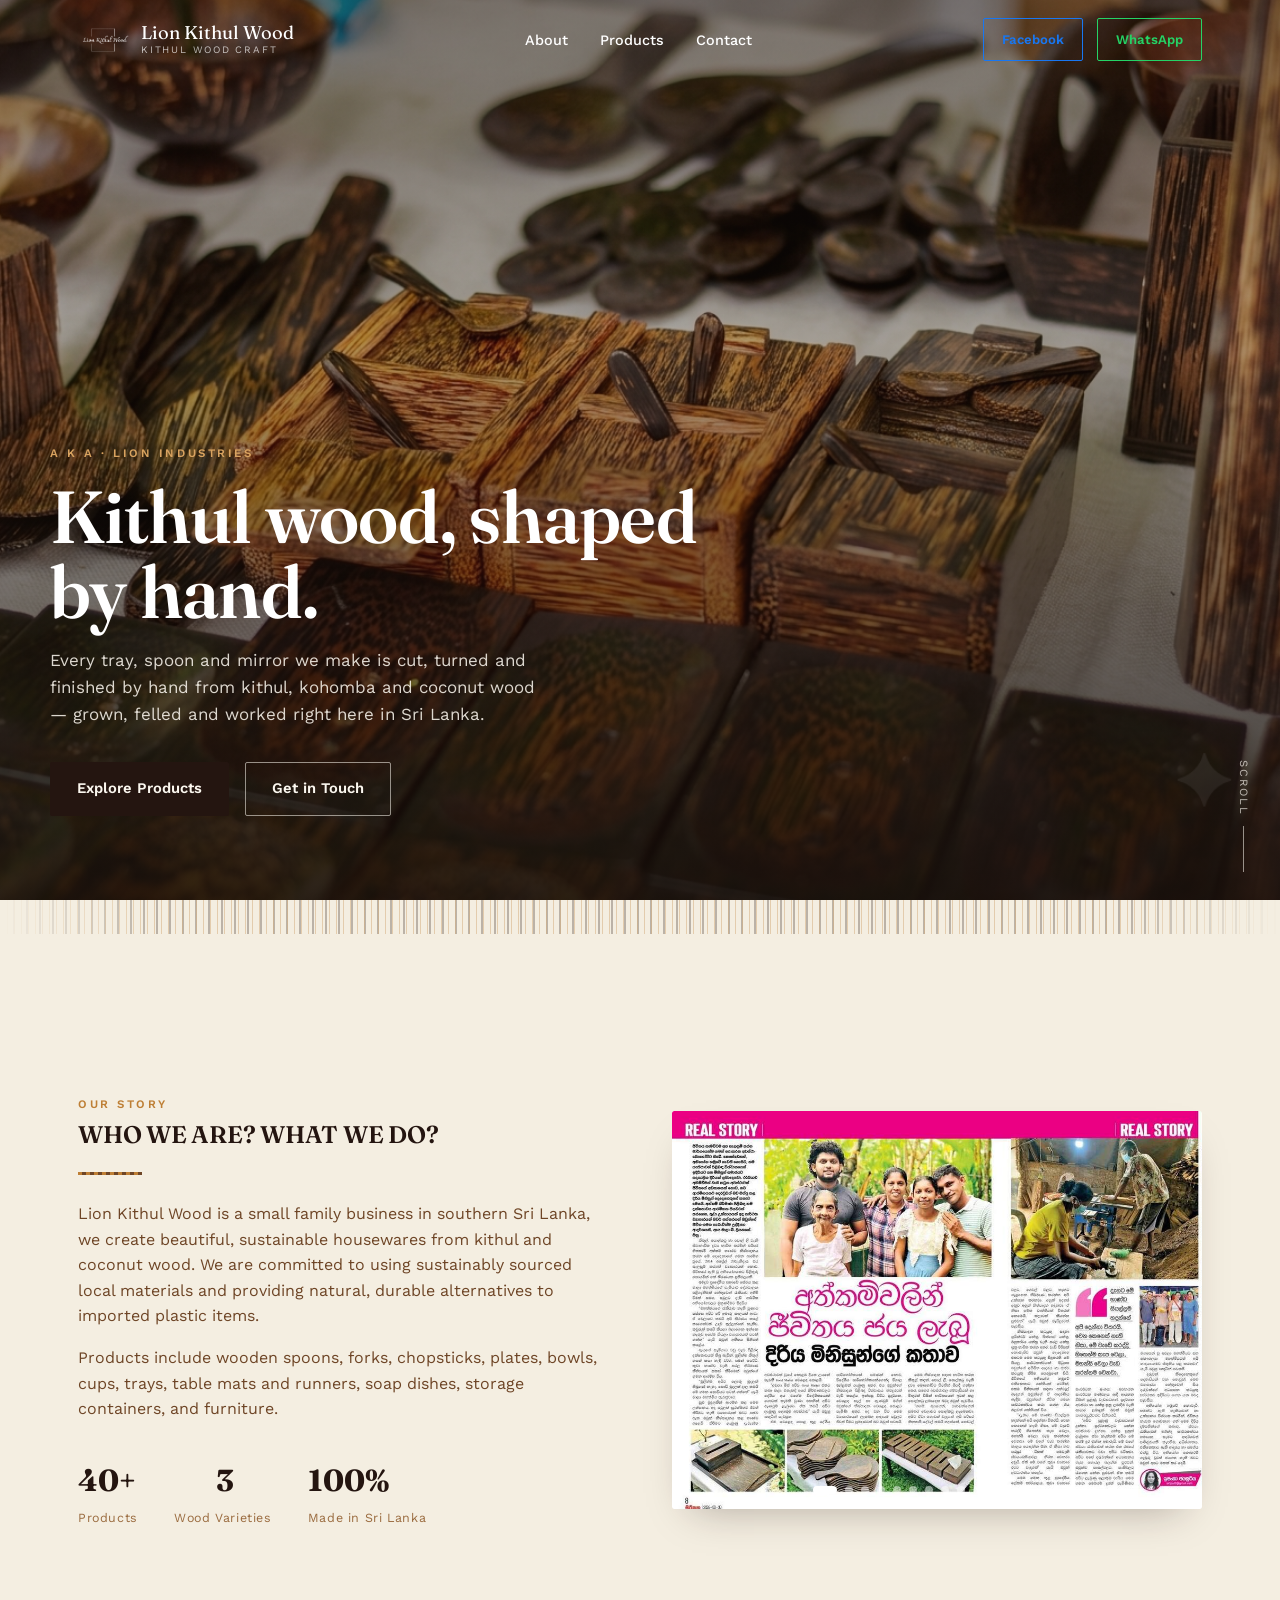
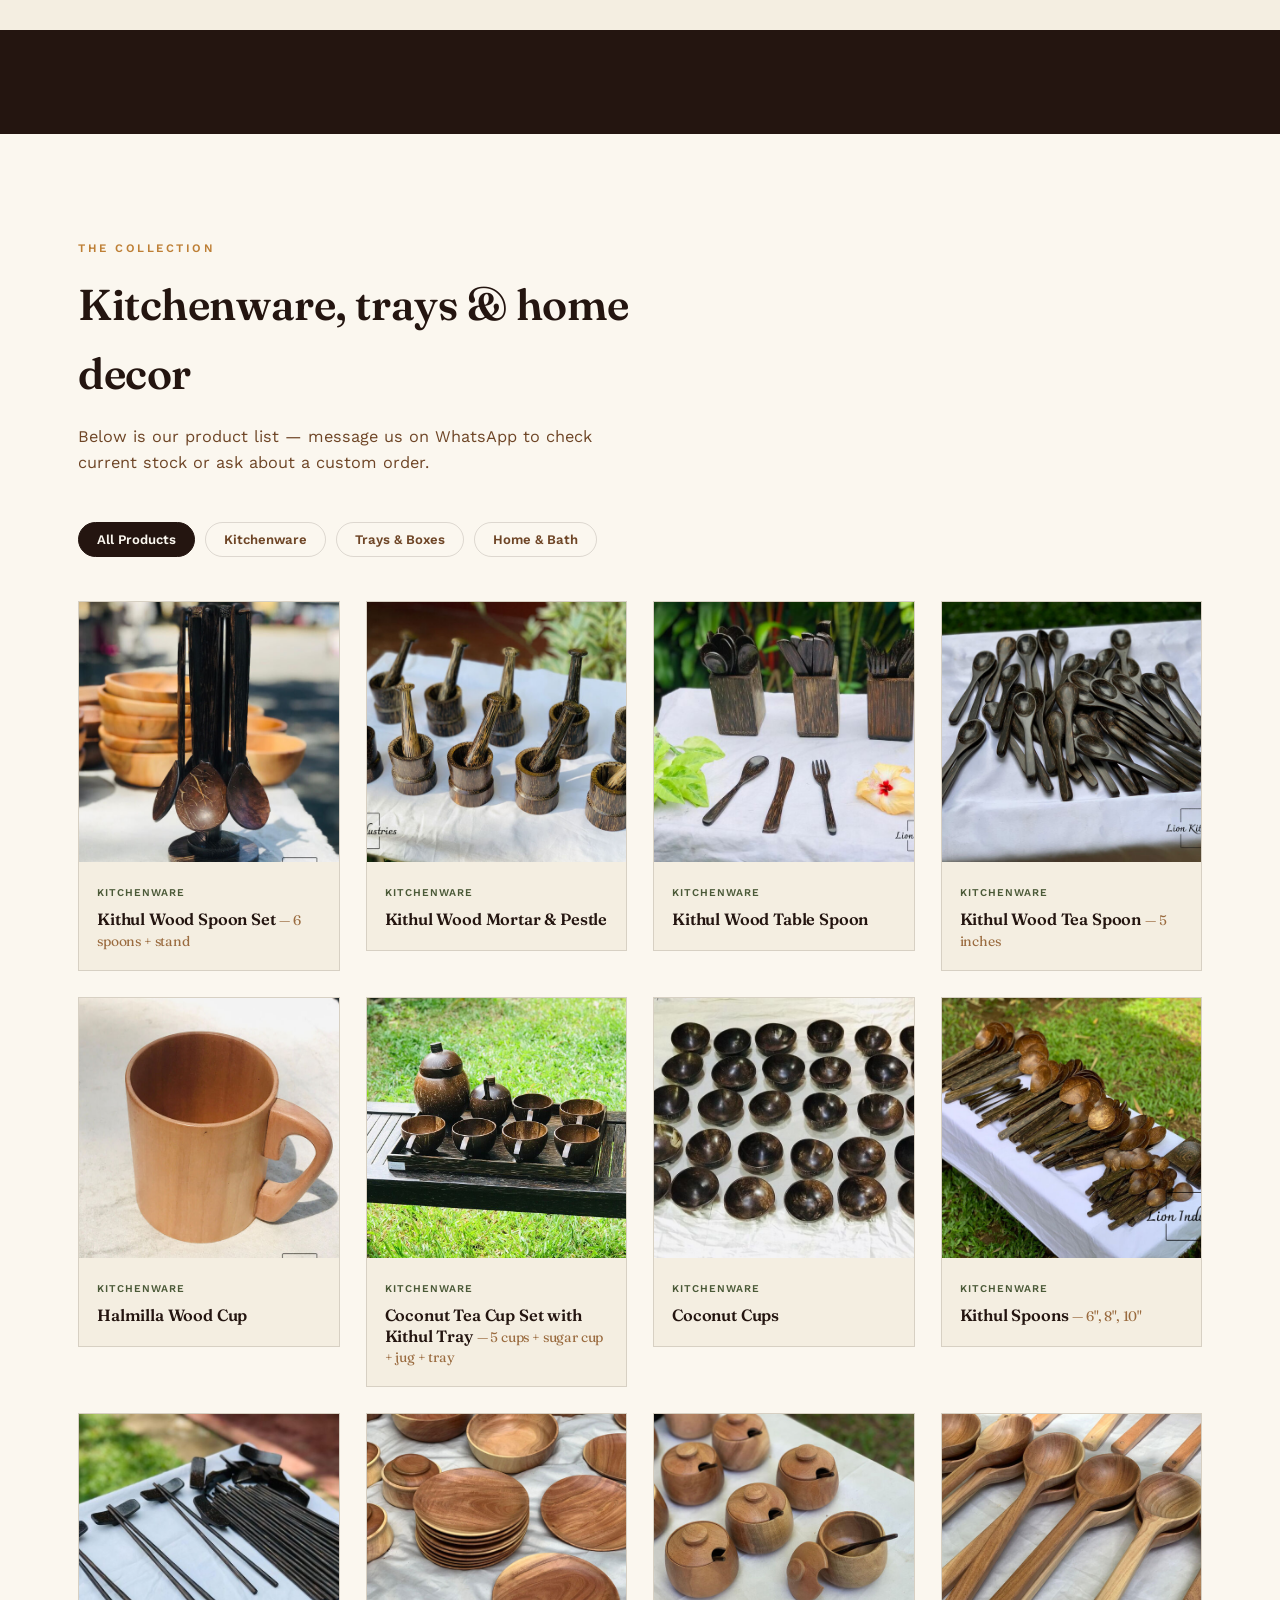
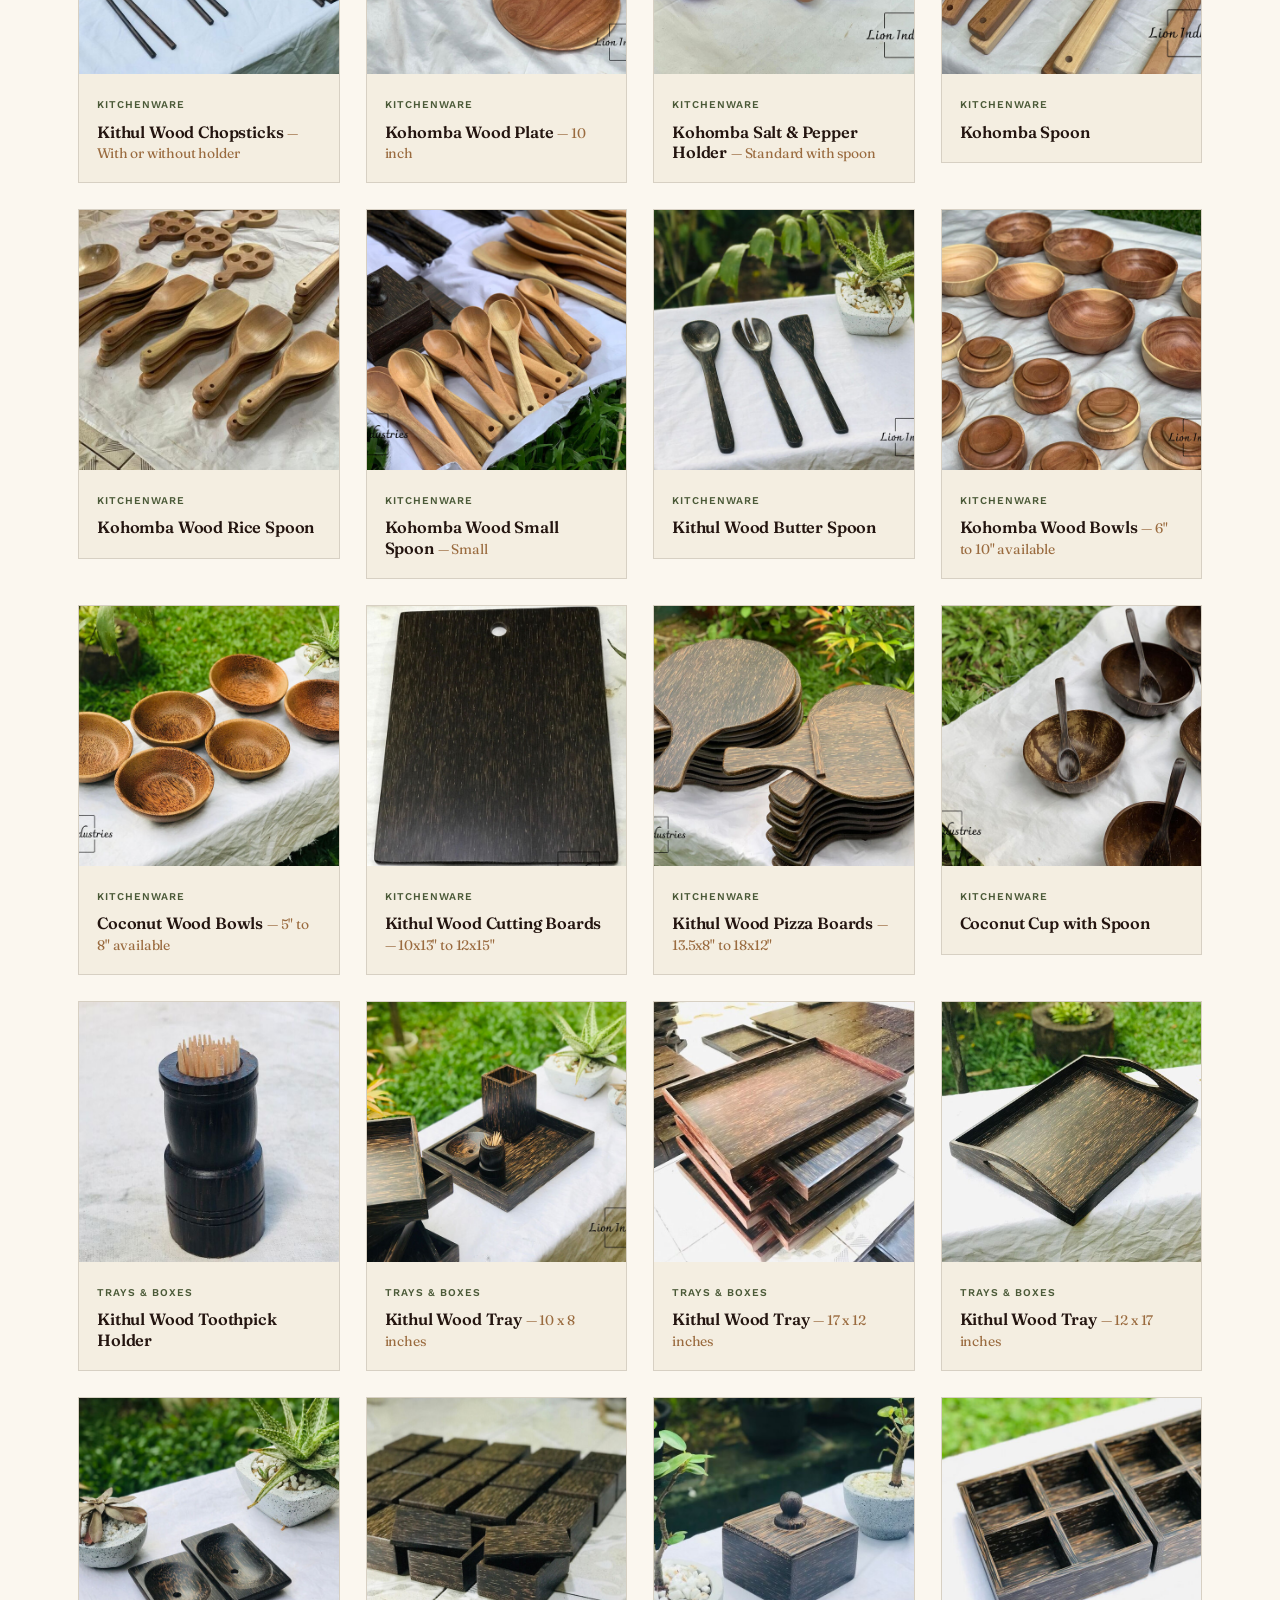
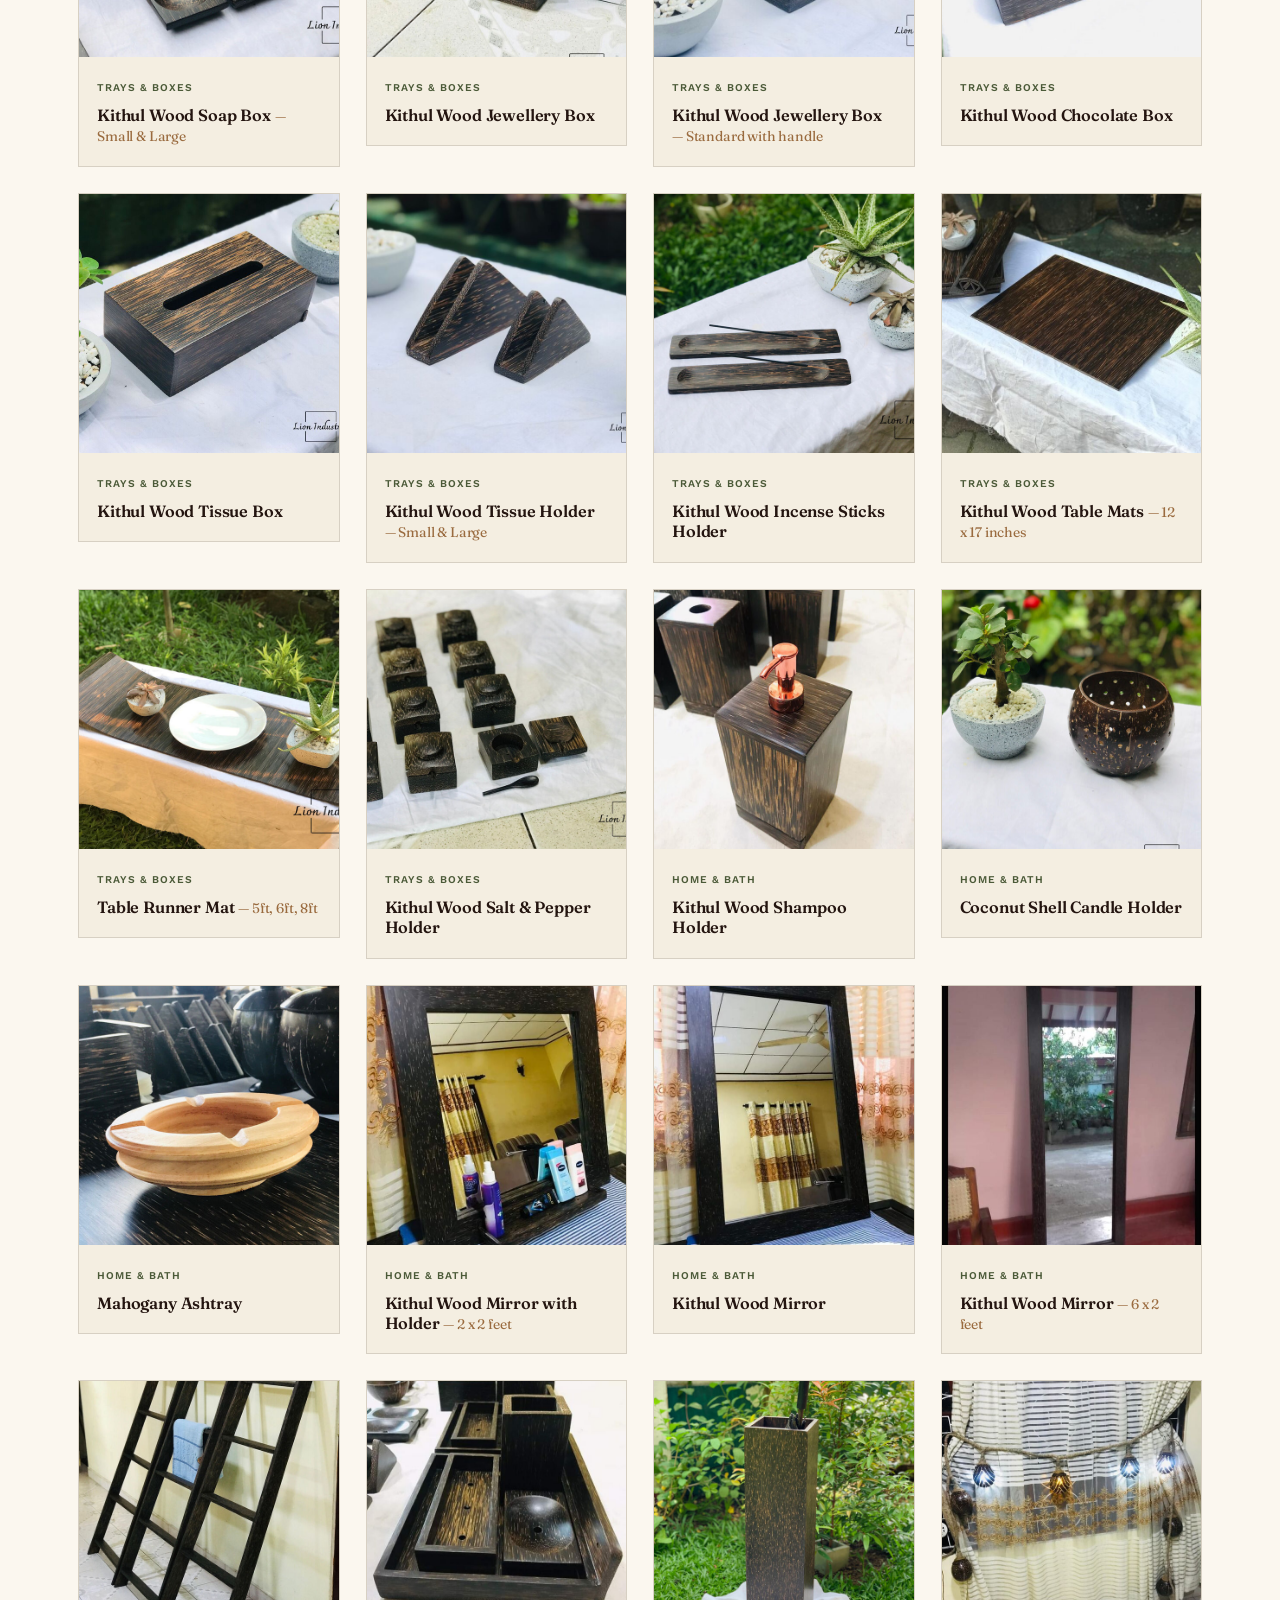
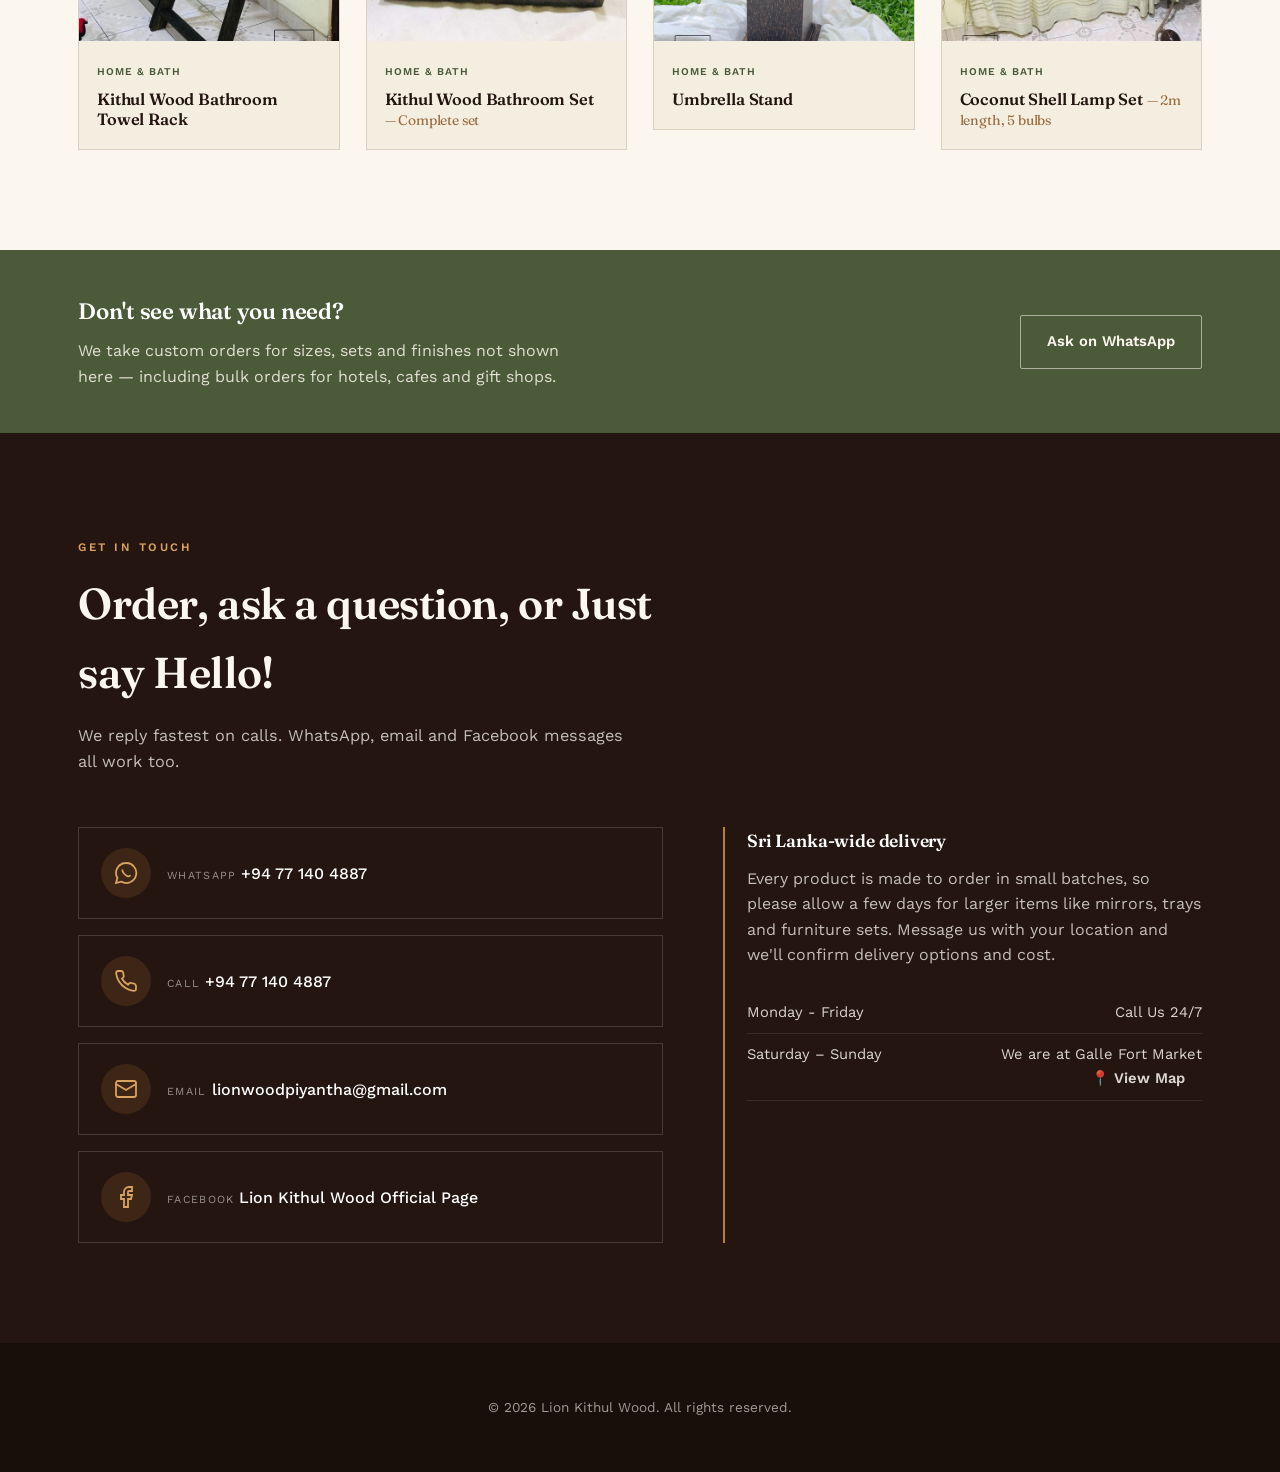
<file: index.html>
<!DOCTYPE html>
<html lang="en">
<head>
<meta charset="UTF-8">
<meta name="viewport" content="width=device-width, initial-scale=1.0">
<title>Lion Kithul Wood</title>
<meta name="description" content="Lion Kithul Wood hand made kitchenware, trays, mirrors and home decor from kithul, kohomba and coconut wood in Sri Lanka. Browse the collection and order on WhatsApp.">
<link rel="preconnect" href="https://fonts.googleapis.com">
<link rel="preconnect" href="https://fonts.gstatic.com" crossorigin>
<link href="https://fonts.googleapis.com/css2?family=Fraunces:opsz,wght@9..144,500;9..144,600;9..144,700&family=Work+Sans:wght@400;500;600;700&display=swap" rel="stylesheet">
<link rel="stylesheet" href="styles.css">
<link rel="icon" type="image/x-icon" href="images/favicon.ico">
</head>
<body>

<!-- ============ HEADER ============ -->
<header class="site-header" id="siteHeader">
  <div class="container">
    <a href="#top" class="brand">
      <img src="images/logo.png" alt="Lion Industries logo">
      <span class="brand-name">Lion Kithul Wood
        <span class="brand-sub">Kithul Wood Craft</span>
      </span>
    </a>
    <nav>
      <ul class="nav-links">
        <li><a href="#about">About</a></li>
        <li><a href="#products">Products</a></li>
        <li><a href="#contact">Contact</a></li>
      </ul>
    </nav>
    <div class="header-cta">
      <a class="btn btn-dark-outline btn-facebook" href="https://www.facebook.com/LionKithulWoodOfficialPage" target="_blank" rel="noopener">Facebook</a>
<a class="btn btn-solid btn-whatsapp" href="https://wa.me/94771404887" target="_blank" rel="noopener">WhatsApp</a>
      <button class="nav-toggle" id="navToggle" aria-label="Toggle menu">☰</button>
    </div>
  </div>
</header>

<!-- ============ HERO ============ -->
<section class="hero" id="top">
  <div class="hero-bg" style="background-image:url('images/cover.jpg');"></div>
  <div class="hero-scrim"></div>
  <div class="hero-content container">
    <span class="eyebrow">A K A · Lion Industries</span>
    <h1>Kithul wood, shaped<br>by hand.</h1>
    <p>Every tray, spoon and mirror we make is cut, turned and finished by hand from kithul, kohomba and coconut wood — grown, felled and worked right here in Sri Lanka.</p>
    <div class="hero-actions">
      <a class="btn btn-solid" href="#products">Explore Products</a>
      <a class="btn btn-outline" href="#contact">Get in Touch</a>
    </div>
  </div>
  <div class="hero-scroll-cue">Scroll</div>
</section>

<div class="grain-divider"></div>

<!-- ============ ABOUT ============ -->
<section class="about section-pad" id="about">
  <div class="container">
    <div class="about-grid">
      <div class="about-copy">
        <span class="eyebrow">Our Story</span>
        <h2>WHO WE ARE? WHAT WE DO?</h2>
        <div class="grain-rule"></div>
        <p style="margin-top:26px;">Lion Kithul Wood is a small family business in southern Sri Lanka, we create beautiful, sustainable housewares from kithul and coconut wood. We are committed to using sustainably sourced local materials and providing natural, durable alternatives to imported plastic items.</p>
        <p>Products include wooden spoons, forks, chopsticks, plates, bowls, cups, trays, table mats and runners, soap dishes, storage containers, and furniture.</p>
        <div class="about-stats">
          <div>
            <strong>40+</strong>
            <span>Products</span>
          </div>
          <div>
            <strong>&nbsp;&nbsp;&nbsp;&nbsp;&nbsp;&nbsp; 3</strong>
            <span>Wood Varieties</span>
          </div>
          <div>
            <strong>100%</strong>
            <span>Made in Sri Lanka</span>
          </div>
        </div>
      </div>
      <div class="about-media" id="carouselContainer">
        <div class="carousel-wrapper">
          <img id="carouselImage" src="images/carousel/pic1.jpg" alt="Customer with Lion Industries products">
          <div class="carousel-dots" id="carouselDots"></div>
        </div>
      </div>
    </div>
  </div>
</section>

<!-- ============ MATERIALS STRIP ============ -->
<section class="materials">
  <div class="container">
    
  </div>
</section>

<!-- ============ PRODUCTS ============ -->
<section class="products section-pad" id="products">
  <div class="container">
    <div class="products-top">
      <div class="section-head">
        <span class="eyebrow">The Collection</span>
        <h2>Kitchenware, trays &amp; home decor</h2>
        <p>Below is our product list — message us on WhatsApp to check current stock or ask about a custom order.</p>
      </div>
    </div>
    <div class="filters" id="filters">
      <button class="filter-btn active" data-filter="all">All Products</button>
      <button class="filter-btn" data-filter="kitchen">Kitchenware</button>
      <button class="filter-btn" data-filter="trays">Trays &amp; Boxes</button>
      <button class="filter-btn" data-filter="home">Home &amp; Bath</button>
    </div>
    <div class="product-grid" id="productGrid"></div>
  </div>
</section>

<!-- ============ CUSTOM ORDER BANNER ============ -->
<div class="custom-banner">
  <div class="container">
    <div>
      <h3>Don't see what you need?</h3>
      <p>We take custom orders for sizes, sets and finishes not shown here — including bulk orders for hotels, cafes and gift shops.</p>
    </div>
    <a class="btn btn-outline" href="https://wa.me/94771404887" target="_blank" rel="noopener">Ask on WhatsApp</a>
  </div>
</div>

<!-- ============ CONTACT ============ -->
<section class="contact section-pad" id="contact">
  <div class="container">
    <div class="section-head">
      <span class="eyebrow">Get in Touch</span>
      <h2>Order, ask a question, or Just say Hello!</h2>
      <p>We reply fastest on calls. WhatsApp, email and Facebook messages all work too.</p>
    </div>
    <div class="contact-grid">
      <div class="contact-cards">
        <a class="contact-card" href="https://wa.me/94771404887" target="_blank" rel="noopener">
          <span class="contact-icon">
            <svg width="20" height="20" viewBox="0 0 24 24" fill="none" stroke="currentColor" stroke-width="1.8"><path d="M12 2a10 10 0 0 0-8.6 15L2 22l5.2-1.4A10 10 0 1 0 12 2Z"/><path d="M8.5 8.5c-.3.7-.2 1.6.6 2.9 1 1.6 2.5 3 4.1 3.7 1 .4 1.8.4 2.4 0 .3-.2.6-.6.7-1"/></svg>
          </span>
          <span>
            <span class="label">WhatsApp</span>
            <span class="value">+94 77 140 4887</span>
          </span>
        </a>
        <a class="contact-card" href="tel:+94771404887">
          <span class="contact-icon">
            <svg width="20" height="20" viewBox="0 0 24 24" fill="none" stroke="currentColor" stroke-width="1.8"><path d="M22 16.9v3a2 2 0 0 1-2.2 2 19.8 19.8 0 0 1-8.6-3.1 19.5 19.5 0 0 1-6-6A19.8 19.8 0 0 1 2.1 4.2 2 2 0 0 1 4.1 2h3a2 2 0 0 1 2 1.7c.1.9.3 1.8.6 2.7a2 2 0 0 1-.5 2.1L8 9.7a16 16 0 0 0 6 6l1.2-1.2a2 2 0 0 1 2.1-.5c.9.3 1.8.5 2.7.6a2 2 0 0 1 1.7 2Z"/></svg>
          </span>
          <span>
            <span class="label">Call</span>
            <span class="value">+94 77 140 4887</span>
          </span>
        </a>
        <a class="contact-card" href="mailto:lionwoodpiyantha@gmail.com">
          <span class="contact-icon">
            <svg width="20" height="20" viewBox="0 0 24 24" fill="none" stroke="currentColor" stroke-width="1.8"><rect x="2" y="4" width="20" height="16" rx="2"/><path d="m2 7 10 6 10-6"/></svg>
          </span>
          <span>
            <span class="label">Email</span>
            <span class="value">lionwoodpiyantha@gmail.com</span>
          </span>
        </a>
        <a class="contact-card" href="https://www.facebook.com/LionKithulWoodOfficialPage" target="_blank" rel="noopener">
          <span class="contact-icon">
            <svg width="20" height="20" viewBox="0 0 24 24" fill="none" stroke="currentColor" stroke-width="1.8"><path d="M18 2h-3a5 5 0 0 0-5 5v3H7v4h3v8h4v-8h3l1-4h-4V7a1 1 0 0 1 1-1h3Z"/></svg>
          </span>
          <span>
            <span class="label">Facebook</span>
            <span class="value">Lion Kithul Wood Official Page</span>
          </span>
        </a>
      </div>
      <div class="contact-note">
        <h4>Sri Lanka-wide delivery</h4>
        <p>Every product is made to order in small batches, so please allow a few days for larger items like mirrors, trays and furniture sets. Message us with your location and we'll confirm delivery options and cost.</p>
        <ul class="hours-list">
          <li><span>Monday - Friday</span><span>Call Us 24/7</span></li>
          <li><span>Saturday – Sunday</span><span>We are at Galle Fort Market <br>&nbsp;&nbsp;&nbsp;&nbsp;&nbsp;&nbsp;&nbsp;&nbsp;&nbsp;&nbsp;&nbsp;&nbsp;&nbsp;&nbsp;&nbsp;&nbsp;&nbsp;&nbsp;<a href="https://maps.app.goo.gl/7sUUsW7bbKTYaHwR6" target="_blank" rel="noopener" style="color: var(--dark); font-weight: 600; text-decoration: none;">📍 View Map</a></span></li>
        </ul>
      </div>
    </div>
  </div>
</section>

<!-- ============ FOOTER ============ -->
<footer class="site-footer">
  <div class="container">
    <p style="text-align:center;">
      &copy; <span id="year"></span> Lion Kithul Wood. All rights reserved.
    </p>
  </div>
</footer>

<script>
document.getElementById('year').textContent = new Date().getFullYear();

// ===== CAROUSEL FOR OUR STORY SECTION =====
// Add your customer photos to: /images/carousel/pic1.jpg, pic2.jpg, pic3.jpg, etc.
// They will automatically rotate every 2 seconds

document.addEventListener('DOMContentLoaded', function() {
  const carouselImage = document.getElementById('carouselImage');
  const carouselDots = document.getElementById('carouselDots');
  let currentIndex = 0;
  let images = [];

  // Try to load carousel images dynamically
  async function loadCarouselImages() {
    // Check for images in /images/carousel/ folder
    // Create a list of possible image numbers
    const possibleImages = [];
    
    for (let i = 1; i <= 15; i++) {
      const imagePath = `images/carousel/pic${i}.jpg`;
      const img = new Image();
      img.onload = function() {
        possibleImages.push(imagePath);
      };
      img.src = imagePath;
    }

    // Wait a bit for images to load, then initialize carousel
    setTimeout(() => {
      if (possibleImages.length > 0) {
        images = possibleImages;
        initializeCarousel();
      } else {
        // If no carousel folder, just use default image
        console.log('📸 To add rotating photos: Create /images/carousel/ folder and add pic1.jpg, pic2.jpg, pic3.jpg, etc.');
      }
    }, 1000);
  }

  function initializeCarousel() {
    // Create dots
    carouselDots.innerHTML = '';
    images.forEach((_, index) => {
      const dot = document.createElement('div');
      dot.className = 'dot' + (index === 0 ? ' active' : '');
      dot.onclick = () => showImage(index);
      carouselDots.appendChild(dot);
    });

    // Start auto-rotation (2 seconds per image)
    setInterval(() => {
      currentIndex = (currentIndex + 1) % images.length;
      showImage(currentIndex);
    }, 2000);
  }

  function showImage(index) {
    currentIndex = index;
    carouselImage.style.opacity = '0.5';
    setTimeout(() => {
      carouselImage.src = images[index];
      carouselImage.style.opacity = '1';
    }, 100);

    // Update dots
    document.querySelectorAll('.dot').forEach((dot, i) => {
      dot.classList.toggle('active', i === index);
    });
  }

  loadCarouselImages();
});
</script>
<script src="script.js"></script>
</body>
</html>
</file>
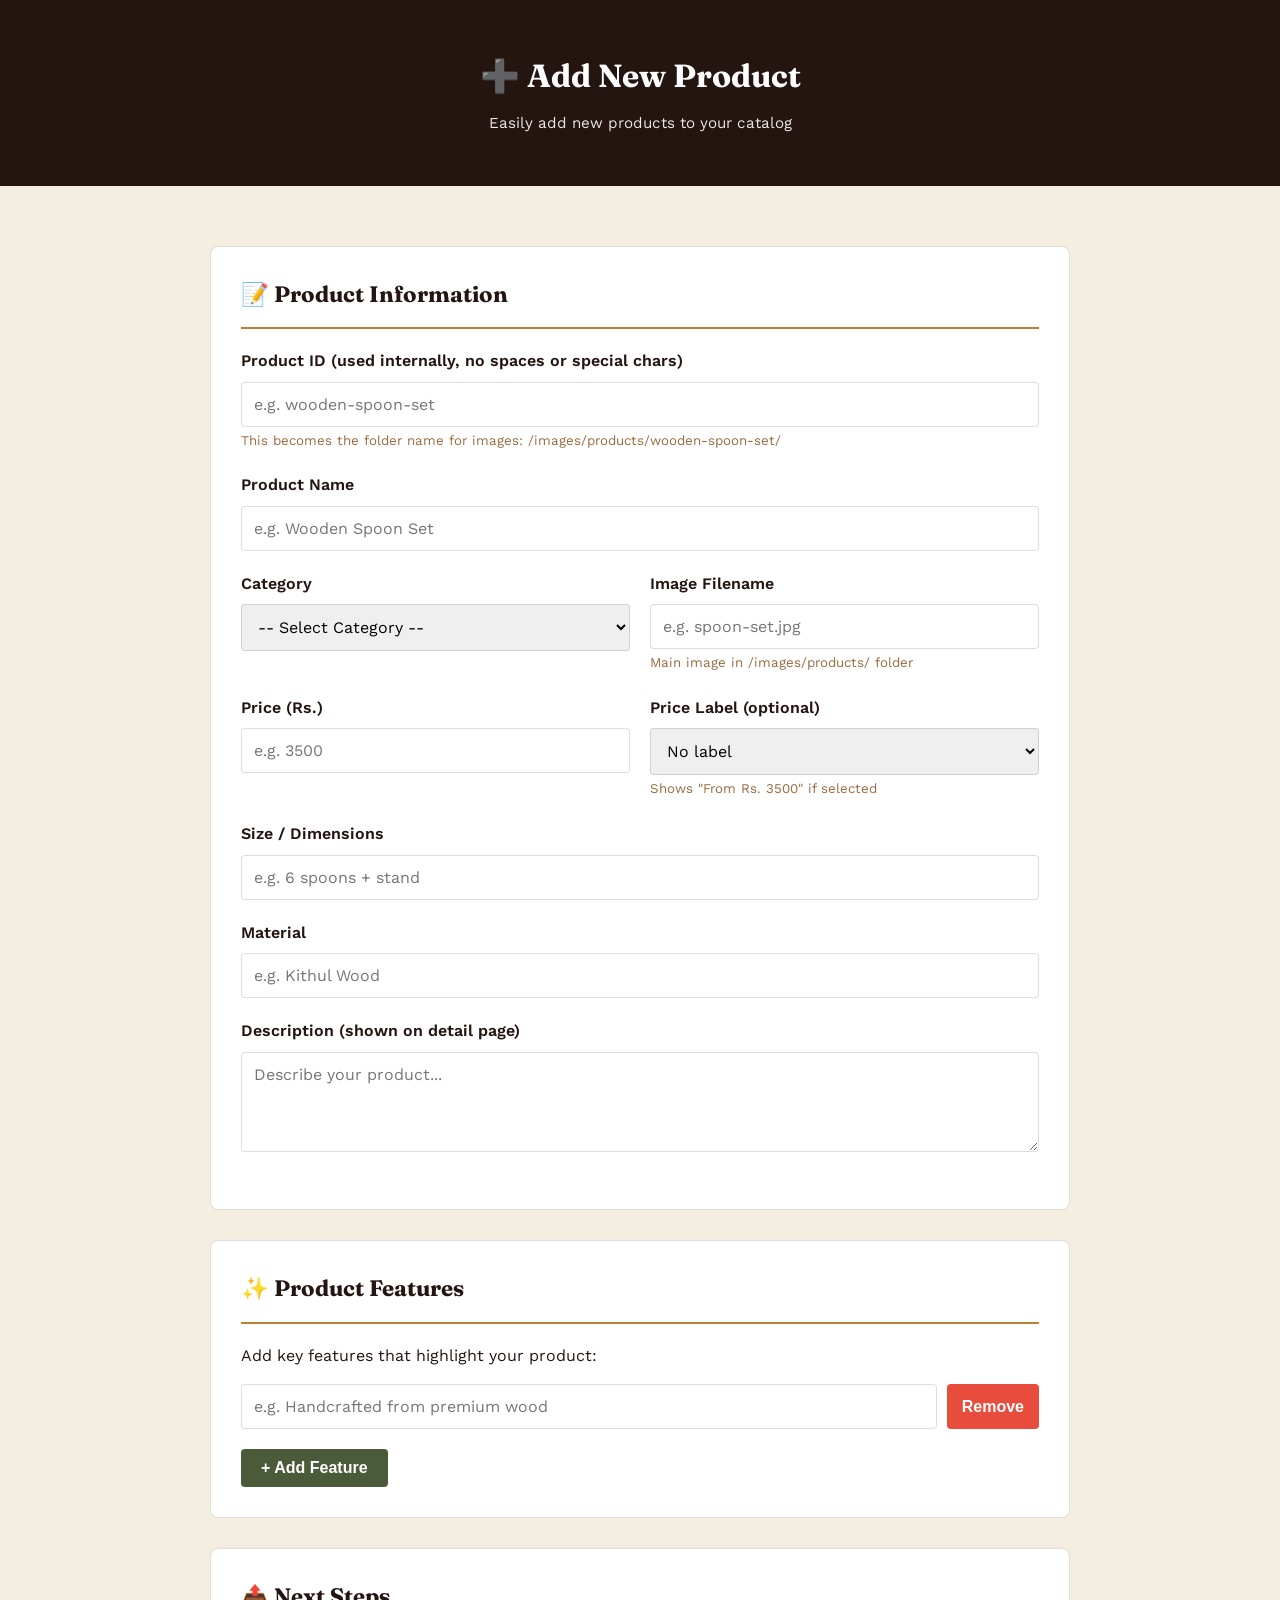
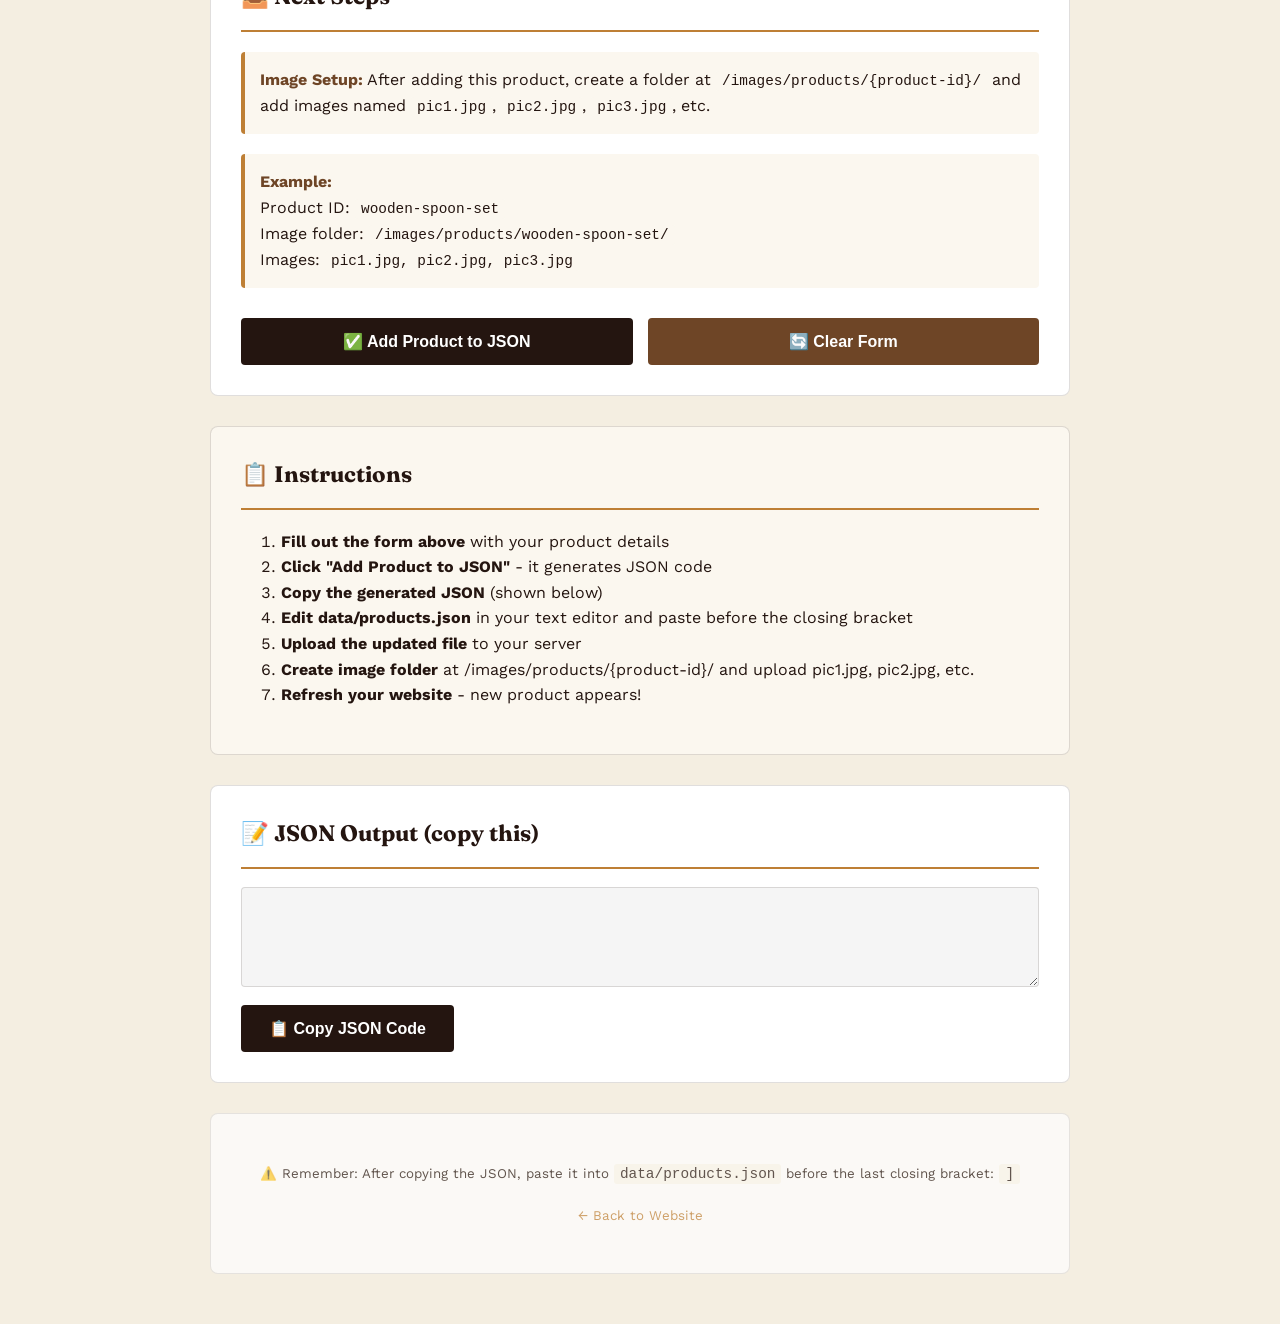
<file: admin-add-product.html>
<!DOCTYPE html>
<html lang="en">
<head>
  <meta charset="UTF-8">
  <meta name="viewport" content="width=device-width, initial-scale=1.0">
  <title>Add New Product — Lion Industries Admin</title>
  <link rel="preconnect" href="https://fonts.googleapis.com">
  <link rel="preconnect" href="https://fonts.gstatic.com" crossorigin>
  <link href="https://fonts.googleapis.com/css2?family=Fraunces:opsz,wght@9..144,500;9..144,600;9..144,700&family=Work+Sans:wght@400;500;600;700&display=swap" rel="stylesheet">
  <style>
    :root {
      --cream: #F4EEE1;
      --cream-2: #FBF7EF;
      --espresso: #241510;
      --umber: #6E4526;
      --umber-light: #9A6B3F;
      --amber: #BE7F35;
      --olive: #4B5A38;
      --line: rgba(36,21,16,0.14);
    }

    * { box-sizing: border-box; }
    body {
      margin: 0;
      background: var(--cream);
      color: var(--espresso);
      font-family: "Work Sans", sans-serif;
      font-size: 16px;
      line-height: 1.6;
    }

    .container {
      max-width: 900px;
      margin: 0 auto;
      padding: 20px;
    }

    header {
      background: var(--espresso);
      color: white;
      padding: 30px 0;
      text-align: center;
      margin-bottom: 40px;
    }

    header h1 {
      margin: 0;
      font-family: "Fraunces", serif;
      font-size: 2rem;
    }

    header p {
      margin: 10px 0 0;
      font-size: 0.95rem;
      opacity: 0.9;
    }

    .form-section {
      background: white;
      padding: 30px;
      border-radius: 8px;
      border: 1px solid var(--line);
      margin-bottom: 30px;
    }

    .form-section h2 {
      margin-top: 0;
      font-family: "Fraunces", serif;
      font-size: 1.4rem;
      border-bottom: 2px solid var(--amber);
      padding-bottom: 15px;
    }

    .form-group {
      margin-bottom: 20px;
    }

    label {
      display: block;
      margin-bottom: 8px;
      font-weight: 600;
      color: var(--espresso);
    }

    input[type="text"],
    input[type="number"],
    textarea,
    select {
      width: 100%;
      padding: 12px;
      border: 1px solid var(--line);
      border-radius: 4px;
      font-family: inherit;
      font-size: 1rem;
      transition: border-color 0.3s;
    }

    input:focus,
    textarea:focus,
    select:focus {
      outline: none;
      border-color: var(--amber);
      box-shadow: 0 0 0 3px rgba(190,127,53,0.1);
    }

    textarea {
      min-height: 100px;
      resize: vertical;
    }

    .form-row {
      display: grid;
      grid-template-columns: 1fr 1fr;
      gap: 20px;
    }

    @media (max-width: 600px) {
      .form-row {
        grid-template-columns: 1fr;
      }
    }

    .features-input {
      display: flex;
      gap: 10px;
      margin-bottom: 10px;
    }

    .features-input input {
      flex: 1;
    }

    .btn-remove {
      background: #e74c3c;
      color: white;
      border: none;
      padding: 10px 15px;
      border-radius: 4px;
      cursor: pointer;
      font-weight: 600;
      transition: background 0.3s;
    }

    .btn-remove:hover {
      background: #c0392b;
    }

    .btn-add-feature {
      background: var(--olive);
      color: white;
      border: none;
      padding: 10px 20px;
      border-radius: 4px;
      cursor: pointer;
      font-weight: 600;
      transition: background 0.3s;
      margin-top: 10px;
    }

    .btn-add-feature:hover {
      background: #3d4a2d;
    }

    .button-group {
      display: flex;
      gap: 15px;
      margin-top: 30px;
    }

    button {
      padding: 14px 28px;
      border: none;
      border-radius: 4px;
      font-weight: 600;
      font-size: 1rem;
      cursor: pointer;
      transition: all 0.3s;
    }

    .btn-primary {
      background: var(--espresso);
      color: white;
      flex: 1;
    }

    .btn-primary:hover {
      background: var(--umber);
      transform: translateY(-2px);
    }

    .btn-secondary {
      background: var(--umber);
      color: white;
      flex: 1;
    }

    .btn-secondary:hover {
      background: var(--umber-light);
      transform: translateY(-2px);
    }

    .alert {
      padding: 15px;
      border-radius: 4px;
      margin-bottom: 20px;
      display: none;
    }

    .alert.success {
      background: #d4edda;
      color: #155724;
      border: 1px solid #c3e6cb;
      display: block;
    }

    .alert.error {
      background: #f8d7da;
      color: #721c24;
      border: 1px solid #f5c6cb;
      display: block;
    }

    .alert.info {
      background: #d1ecf1;
      color: #0c5460;
      border: 1px solid #bee5eb;
      display: block;
    }

    code {
      background: var(--cream-2);
      padding: 2px 6px;
      border-radius: 3px;
      font-family: "Courier New", monospace;
      font-size: 0.9rem;
    }

    .note {
      background: var(--cream-2);
      padding: 15px;
      border-left: 4px solid var(--amber);
      border-radius: 4px;
      margin: 20px 0;
    }

    .note strong {
      color: var(--umber);
    }
  </style>
</head>
<body>

<header>
  <div class="container">
    <h1>➕ Add New Product</h1>
    <p>Easily add new products to your catalog</p>
  </div>
</header>

<div class="container">
  
  <div id="alert"></div>

  <div class="form-section">
    <h2>📝 Product Information</h2>
    
    <div class="form-group">
      <label for="productId">Product ID (used internally, no spaces or special chars)</label>
      <input type="text" id="productId" placeholder="e.g. wooden-spoon-set" required>
      <small style="color: var(--umber-light);">This becomes the folder name for images: /images/products/wooden-spoon-set/</small>
    </div>

    <div class="form-group">
      <label for="productName">Product Name</label>
      <input type="text" id="productName" placeholder="e.g. Wooden Spoon Set" required>
    </div>

    <div class="form-row">
      <div class="form-group">
        <label for="category">Category</label>
        <select id="category" required>
          <option value="">-- Select Category --</option>
          <option value="kitchen">Kitchenware</option>
          <option value="trays">Trays & Boxes</option>
          <option value="home">Home & Bath</option>
        </select>
      </div>

      <div class="form-group">
        <label for="image">Image Filename</label>
        <input type="text" id="image" placeholder="e.g. spoon-set.jpg" required>
        <small style="color: var(--umber-light);">Main image in /images/products/ folder</small>
      </div>
    </div>

    <div class="form-row">
      <div class="form-group">
        <label for="price">Price (Rs.)</label>
        <input type="number" id="price" placeholder="e.g. 3500" required>
      </div>

      <div class="form-group">
        <label for="priceLabel">Price Label (optional)</label>
        <select id="priceLabel">
          <option value="">No label</option>
          <option value="From">From</option>
          <option value="Starting at">Starting at</option>
        </select>
        <small style="color: var(--umber-light);">Shows "From Rs. 3500" if selected</small>
      </div>
    </div>

    <div class="form-group">
      <label for="size">Size / Dimensions</label>
      <input type="text" id="size" placeholder="e.g. 6 spoons + stand" required>
    </div>

    <div class="form-group">
      <label for="material">Material</label>
      <input type="text" id="material" placeholder="e.g. Kithul Wood" required>
    </div>

    <div class="form-group">
      <label for="description">Description (shown on detail page)</label>
      <textarea id="description" placeholder="Describe your product..." required></textarea>
    </div>
  </div>

  <div class="form-section">
    <h2>✨ Product Features</h2>
    <p>Add key features that highlight your product:</p>
    
    <div id="featuresContainer"></div>
    
    <button class="btn-add-feature" onclick="addFeatureInput()">+ Add Feature</button>
  </div>

  <div class="form-section">
    <h2>📤 Next Steps</h2>
    
    <div class="note">
      <strong>Image Setup:</strong> After adding this product, create a folder at <code>/images/products/{product-id}/</code> and add images named <code>pic1.jpg</code>, <code>pic2.jpg</code>, <code>pic3.jpg</code>, etc.
    </div>

    <div class="note">
      <strong>Example:</strong>
      <br>Product ID: <code>wooden-spoon-set</code>
      <br>Image folder: <code>/images/products/wooden-spoon-set/</code>
      <br>Images: <code>pic1.jpg, pic2.jpg, pic3.jpg</code>
    </div>

    <div class="button-group">
      <button class="btn-primary" onclick="addProduct()">✅ Add Product to JSON</button>
      <button class="btn-secondary" onclick="resetForm()">🔄 Clear Form</button>
    </div>
  </div>

  <div class="form-section" style="background: var(--cream-2); border-color: var(--line);">
    <h2>📋 Instructions</h2>
    <ol>
      <li><strong>Fill out the form above</strong> with your product details</li>
      <li><strong>Click "Add Product to JSON"</strong> - it generates JSON code</li>
      <li><strong>Copy the generated JSON</strong> (shown below)</li>
      <li><strong>Edit data/products.json</strong> in your text editor and paste before the closing bracket</li>
      <li><strong>Upload the updated file</strong> to your server</li>
      <li><strong>Create image folder</strong> at /images/products/{product-id}/ and upload pic1.jpg, pic2.jpg, etc.</li>
      <li><strong>Refresh your website</strong> - new product appears!</li>
    </ol>
  </div>

  <div class="form-section">
    <h2>📝 JSON Output (copy this)</h2>
    <textarea id="jsonOutput" style="font-family: 'Courier New', monospace; font-size: 0.9rem; background: #f5f5f5; color: #333;" readonly></textarea>
    <button class="btn-primary" style="margin-top: 10px;" onclick="copyJSON()">📋 Copy JSON Code</button>
  </div>

  <div class="form-section" style="margin-top: 30px; text-align: center; opacity: 0.7;">
    <p><small>⚠️ Remember: After copying the JSON, paste it into <code>data/products.json</code> before the last closing bracket: <code>]</code></small></p>
    <p><small><a href="index.html" style="color: var(--amber); text-decoration: none;">← Back to Website</a></small></p>
  </div>

</div>

<script>
function addFeatureInput() {
  const container = document.getElementById('featuresContainer');
  const index = container.children.length;
  const html = `
    <div class="features-input">
      <input type="text" class="feature-input" placeholder="e.g. Handcrafted from premium wood" data-feature="${index}">
      <button class="btn-remove" type="button" onclick="removeFeature(${index})">Remove</button>
    </div>
  `;
  container.insertAdjacentHTML('beforeend', html);
}

function removeFeature(index) {
  const input = document.querySelector(`[data-feature="${index}"]`);
  if (input) input.parentElement.remove();
}

// Add initial feature input
addFeatureInput();

function showAlert(message, type) {
  const alert = document.getElementById('alert');
  alert.textContent = message;
  alert.className = `alert ${type}`;
  setTimeout(() => {
    alert.className = 'alert';
  }, 5000);
}

function addProduct() {
  const productId = document.getElementById('productId').value.trim();
  const productName = document.getElementById('productName').value.trim();
  const category = document.getElementById('category').value;
  const image = document.getElementById('image').value.trim();
  const price = parseInt(document.getElementById('price').value);
  const priceLabel = document.getElementById('priceLabel').value || null;
  const size = document.getElementById('size').value.trim();
  const material = document.getElementById('material').value.trim();
  const description = document.getElementById('description').value.trim();

  // Validate
  if (!productId || !productName || !category || !image || !price || !size || !material || !description) {
    showAlert('⚠️ Please fill in all required fields', 'error');
    return;
  }

  // Get features
  const features = Array.from(document.querySelectorAll('.feature-input'))
    .map(input => input.value.trim())
    .filter(v => v.length > 0);

  if (features.length === 0) {
    showAlert('⚠️ Please add at least one feature', 'error');
    return;
  }

  // Create product object
  const product = {
    id: productId,
    name: productName,
    category: category,
    image: image,
    price: price,
    priceLabel: priceLabel,
    size: size,
    description: description,
    material: material,
    features: features
  };

  // Generate JSON
  const jsonStr = JSON.stringify(product, null, 2);
  document.getElementById('jsonOutput').value = jsonStr;

  showAlert('✅ JSON generated! Copy it below and paste into data/products.json', 'success');
}

function copyJSON() {
  const output = document.getElementById('jsonOutput');
  if (!output.value) {
    showAlert('⚠️ Generate JSON first by clicking "Add Product to JSON"', 'error');
    return;
  }

  output.select();
  document.execCommand('copy');
  showAlert('✅ JSON copied to clipboard!', 'success');
}

function resetForm() {
  document.getElementById('productId').value = '';
  document.getElementById('productName').value = '';
  document.getElementById('category').value = '';
  document.getElementById('image').value = '';
  document.getElementById('price').value = '';
  document.getElementById('priceLabel').value = '';
  document.getElementById('size').value = '';
  document.getElementById('material').value = '';
  document.getElementById('description').value = '';
  document.getElementById('jsonOutput').value = '';
  
  // Reset features
  const container = document.getElementById('featuresContainer');
  container.innerHTML = '';
  addFeatureInput();

  showAlert('✅ Form cleared', 'info');
}
</script>

</body>
</html>
</file>
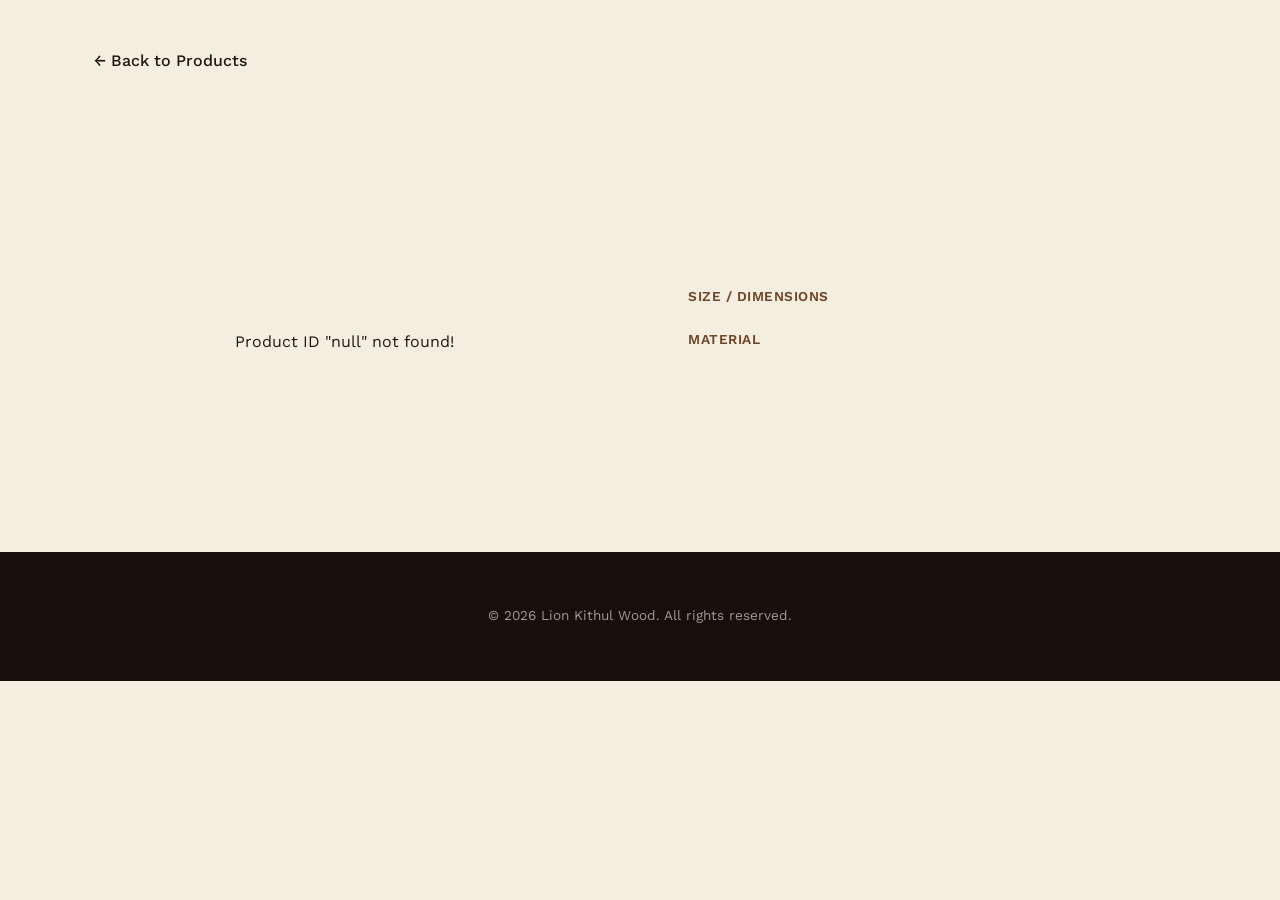
<file: product-details.html>
<!DOCTYPE html>
<html lang="en">
<head>
  <meta charset="UTF-8">
  <meta name="viewport" content="width=device-width, initial-scale=1.0">
  <title>Product Details — Lion Industries</title>
  <meta name="description" content="Product details for Lion Industries handcrafted wood products from Sri Lanka.">
  <link rel="preconnect" href="https://fonts.googleapis.com">
  <link rel="preconnect" href="https://fonts.gstatic.com" crossorigin>
  <link href="https://fonts.googleapis.com/css2?family=Fraunces:opsz,wght@9..144,500;9..144,600;9..144,700&family=Work+Sans:wght@400;500;600;700&display=swap" rel="stylesheet">
  <link rel="stylesheet" href="styles.css">
  <style>
    .product-detail {
      padding: 40px 0;
    }

    .product-detail .container {
      display: grid;
      grid-template-columns: 1fr 1fr;
      gap: 60px;
      align-items: start;
    }
    
    @media (max-width: 760px) {
      .product-detail {
        padding: 30px 0;
      }
      
      .product-detail .container {
        grid-template-columns: 1fr;
        gap: 30px;
      }
    }
    
    @media (max-width: 480px) {
      .product-detail {
        padding: 20px 0;
      }
      
      .product-detail .container {
        gap: 20px;
      }
    }

    .product-images {
      display: flex;
      flex-direction: column;
      gap: 20px;
    }

    .product-main-image {
      width: 100%;
      background: var(--cream);
      border-radius: 8px;
      overflow: hidden;
      display: flex;
      align-items: center;
      justify-content: center;
      min-height: 300px;
    }

    .product-main-image img {
      width: 100%;
      height: auto;
      object-fit: contain;
      max-height: 600px;
    }

    .product-thumbnails {
      display: grid;
      grid-template-columns: repeat(4, 1fr);
      gap: 12px;
    }

    .thumbnail {
      aspect-ratio: 1;
      background: var(--cream);
      border-radius: 6px;
      overflow: hidden;
      cursor: pointer;
      border: 2px solid transparent;
      transition: all 0.3s ease;
    }

    .thumbnail img {
      width: 100%;
      height: 100%;
      object-fit: cover;
    }

    .thumbnail:hover,
    .thumbnail.active {
      border-color: var(--dark);
    }

    .product-info {
      display: flex;
      flex-direction: column;
      gap: 30px;
    }

    .product-header {
      display: flex;
      flex-direction: column;
      gap: 12px;
      border-bottom: 1px solid var(--border);
      padding-bottom: 24px;
    }

    .product-header .cat-chip {
      display: inline-block;
      background: var(--cream);
      padding: 6px 12px;
      border-radius: 20px;
      font-size: 0.75rem;
      font-weight: 600;
      text-transform: uppercase;
      letter-spacing: 0.5px;
      color: var(--umber);
      width: fit-content;
    }

    .product-header h1 {
      font-size: 2.2rem;
      font-family: var(--serif);
      color: var(--dark);
      margin: 0;
    }

    .product-price {
      font-size: 1.8rem;
      font-weight: 600;
      color: var(--dark);
    }

    .product-specs {
      display: flex;
      flex-direction: column;
      gap: 16px;
    }

    .spec-item {
      display: flex;
      flex-direction: column;
      gap: 6px;
    }

    .spec-label {
      font-size: 0.85rem;
      font-weight: 600;
      text-transform: uppercase;
      letter-spacing: 0.5px;
      color: var(--umber);
    }

    .spec-value {
      font-size: 1rem;
      color: var(--dark);
      line-height: 1.6;
    }

    .product-description {
      font-size: 1rem;
      line-height: 1.8;
      color: var(--text);
      border: 1px solid var(--border);
      padding: 20px;
      border-radius: 8px;
      background: var(--cream);
    }

    .product-details-list {
      display: flex;
      flex-direction: column;
      gap: 12px;
    }

    .detail-item {
      display: flex;
      gap: 12px;
      align-items: flex-start;
    }

    .detail-item::before {
      content: "✓";
      color: var(--dark);
      font-weight: bold;
      flex-shrink: 0;
      margin-top: 2px;
    }

    .detail-item span {
      font-size: 0.95rem;
      color: var(--text);
      line-height: 1.5;
    }

    @media (max-width: 760px) {
      
      .product-header h1 {
        font-size: 1.8rem;
      }
      
      .product-price {
        font-size: 1.6rem;
      }
      
      .product-specs {
        gap: 14px;
      }
    }
    
    @media (max-width: 480px) {
      .btn-large {
        padding: 12px 16px;
        font-size: 0.88rem;
      }
      
      .product-header h1 {
        font-size: 1.5rem;
      }
      
      .product-price {
        font-size: 1.4rem;
      }
      
      .product-images {
        gap: 16px;
      }
      
      .product-thumbnails {
        grid-template-columns: repeat(3, 1fr);
        gap: 10px;
      }
    }

    .back-button {
      display: flex;
      align-items: center;
      gap: 8px;
      padding: 8px 16px;
      text-decoration: none;
      color: var(--dark);
      font-weight: 500;
      margin-bottom: 20px;
      width: fit-content;
    }

    .back-button:hover {
      opacity: 0.7;
    }

    .no-image-placeholder {
      width: 100%;
      height: 100%;
      display: flex;
      align-items: center;
      justify-content: center;
      background: linear-gradient(135deg, var(--cream) 0%, var(--umber-light) 100%);
      color: var(--umber);
      font-size: 0.9rem;
      text-align: center;
      padding: 20px;
    }

    @media (max-width: 768px) {
      .product-detail .container {
        grid-template-columns: 1fr;
        gap: 40px;
      }

      .product-header h1 {
        font-size: 1.6rem;
      }

      .product-price {
        font-size: 1.4rem;
      }

      .product-thumbnails {
        grid-template-columns: repeat(3, 1fr);
      }
    }
  </style>
</head>
<body>

<!-- ============ PRODUCT DETAIL ============ -->
<section class="product-detail" id="productDetail">
  <div class="container">
    <div style="width: 100%; grid-column: 1 / -1; margin-bottom: 30px;">
      <a href="index.html#products" class="back-button"onclick="window.history.back(); return false;">← Back to Products</a>
    </div>
    
    <div class="product-images">
      <div class="product-main-image" id="mainImageContainer">
        <div class="no-image-placeholder">Loading product image...</div>
      </div>
      <div class="product-thumbnails" id="thumbnails"></div>
    </div>

    <div class="product-info">
      <div class="product-header">
        <span class="cat-chip" id="productCategory"></span>
        <h1 id="productName"></h1>
      </div>

      <div class="product-specs">
        <div class="spec-item">
          <div class="spec-label">Size / Dimensions</div>
          <div class="spec-value" id="productSize"></div>
        </div>
        <div class="spec-item">
          <div class="spec-label">Material</div>
          <div class="spec-value" id="productMaterial"></div>
        </div>
      </div>

      <div class="product-description" id="productDescription"></div>
    </div>
  </div>
</section>

<!-- ============ FOOTER ============ -->
<footer class="site-footer">
  <div class="container">
    <p style="text-align:center;">
      &copy; <span id="year"></span> Lion Kithul Wood. All rights reserved.
    </p>
  </div>
</footer>

<script>
document.getElementById('year').textContent = new Date().getFullYear();

const urlParams = new URLSearchParams(window.location.search);
const productId = urlParams.get('id');

console.log('Product ID:', productId);

async function loadProductDetails() {
  const mainImageContainer = document.getElementById('mainImageContainer');
  const thumbnailsContainer = document.getElementById('thumbnails');

  try {
    console.log('Fetching products.json...');
    const response = await fetch('data/products.json', { cache: 'no-store' });
    
    if (!response.ok) {
      throw new Error(`HTTP error! status: ${response.status}`);
    }

    const data = await response.json();
    console.log('JSON loaded, products count:', data.products.length);

    const product = data.products.find(p => p.id === productId);
    console.log('Product found:', product);

    if (!product) {
      mainImageContainer.innerHTML = `<p>Product ID "${productId}" not found!</p>`;
      return;
    }

    // Format price
    function formatRs(n) {
      return "Rs. " + n.toLocaleString("en-LK");
    }

    // Set title
    document.title = product.name;

    // Labels
    const CATEGORY_LABEL = {
      kitchen: "Kitchenware",
      trays: "Trays & Boxes",
      home: "Home & Bath"
    };

    // Fill in product data
    document.getElementById('productCategory').textContent = CATEGORY_LABEL[product.category];
    document.getElementById('productName').textContent = product.name;
    document.getElementById('productSize').textContent = product.size;
    document.getElementById('productMaterial').textContent = product.material;
    document.getElementById('productDescription').textContent = product.description;

    // Load main image
    const imagePath = `images/products/${product.image}`;
    console.log('Loading main image from:', imagePath);
    
    const mainImg = new Image();
    mainImg.onload = () => {
      console.log('Main image loaded!');
      mainImageContainer.innerHTML = `<img src="${imagePath}" alt="${product.name}" loading="lazy" decoding="async">`;
    };
    mainImg.onerror = () => {
      console.error('Main image failed to load:', imagePath);
      mainImageContainer.innerHTML = `<p style="padding: 20px; text-align: center; color: red;">❌ Image not found: ${imagePath}</p>`;
    };
    mainImg.src = imagePath;

    // Load extra images from folder
    console.log('Checking for extra images in:', `images/products/${product.id}/`);
    const thumbnails = [];

    for (let i = 1; i <= 10; i++) {
      const picPath = `images/products/${product.id}/pic${i}.jpg`;
      const imgExists = await new Promise(resolve => {
        const img = new Image();
        img.onload = () => {
          console.log('Found image:', picPath);
          thumbnails.push(picPath);
          resolve(true);
        };
        img.onerror = () => resolve(false);
        img.src = picPath;
      });
      if (!imgExists) break;
    }

    console.log('Total extra images found:', thumbnails.length);

    if (thumbnails.length > 0) {
      let html = '';
      thumbnails.forEach(pic => {
        html += `<div class="thumbnail" data-image="${pic}">
          <img src="${pic}" alt="Product view" loading="lazy" decoding="async">
        </div>`;
      });
      thumbnailsContainer.innerHTML = html;

      document.querySelectorAll('.thumbnail').forEach((t, i) => {
        t.addEventListener('click', function() {
          document.querySelectorAll('.thumbnail').forEach(th => th.classList.remove('active'));
          this.classList.add('active');
          mainImageContainer.innerHTML = `<img src="${this.dataset.image}" alt="Product view" loading="lazy" decoding="async">`;
        });
        if (i === 0) t.classList.add('active');
      });
    } else {
      thumbnailsContainer.innerHTML = `<p style="grid-column: 1/-1; text-align: center; color: var(--umber); font-size: 0.85rem; padding: 20px; background: var(--cream-2); border-radius: 6px;">
        💡 To add more images: Create folder <code>/images/products/${product.id}/</code> and add <strong>pic1.jpg, pic2.jpg, pic3.jpg</strong>, etc.
      </p>`;
    }

  } catch (error) {
    console.error('Error:', error);
    mainImageContainer.innerHTML = `<p style="padding: 20px; text-align: center; color: red;">❌ ERROR: ${error.message}</p>`;
  }
}

loadProductDetails();


</script>
</body>
</html>
</file>
<file: styles.css>
/* ===================================================================
   Lion Industries — Kithul Wood Craft
   Design tokens
=================================================================== */
:root{
  --cream: #F4EEE1;
  --cream-2: #FBF7EF;
  --espresso: #241510;
  --espresso-2: #33201A;
  --umber: #6E4526;
  --umber-light: #9A6B3F;
  --amber: #BE7F35;
  --amber-light: #D9A360;
  --olive: #4B5A38;
  --line: rgba(36,21,16,0.14);
  --shadow: 0 18px 40px -20px rgba(36,21,16,0.35);

  --font-display: "Fraunces", "Georgia", serif;
  --font-body: "Work Sans", "Segoe UI", sans-serif;
  --font-mono: "Work Sans", sans-serif;
}

*,*::before,*::after{ box-sizing:border-box; }
html{ scroll-behavior:smooth; }
body{
  margin:0;
  background:var(--cream);
  color:var(--espresso);
  font-family:var(--font-body);
  font-size:16px;
  line-height:1.6;
  -webkit-font-smoothing:antialiased;
}
img{ max-width:100%; display:block; }
a{ color:inherit; text-decoration:none; }
h1,h2,h3,h4{
  font-family:var(--font-display);
  font-weight:600;
  margin:0;
  letter-spacing:-0.01em;
}
.eyebrow{
  font-family:var(--font-body);
  font-size:0.72rem;
  letter-spacing:0.22em;
  text-transform:uppercase;
  color:var(--amber);
  font-weight:600;
}
.container{
  max-width:1180px;
  margin:0 auto;
  padding:0 28px;
}
.btn{
  display:inline-flex;
  align-items:center;
  gap:8px;
  padding:14px 26px;
  border-radius:2px;
  font-weight:600;
  font-size:0.92rem;
  border:1.5px solid var(--espresso);
  cursor:pointer;
  transition:transform .18s ease, background .18s ease, color .18s ease, border-color .18s ease;
}
.btn-solid{
  background:var(--espresso);
  color:var(--cream-2);
}
.btn-solid:hover{ background:var(--umber); border-color:var(--umber); transform:translateY(-2px); }
.btn-outline{
  background:transparent;
  color:var(--cream-2);
  border-color:rgba(251,247,239,0.55);
}
.btn-outline:hover{ background:rgba(251,247,239,0.12); transform:translateY(-2px); }
.btn-dark-outline{
  background:transparent;
  color:var(--espresso);
  border-color:var(--espresso);
}
.btn-dark-outline:hover{ background:var(--espresso); color:var(--cream-2); transform:translateY(-2px); }

/* ---------- Wood-grain signature motif ---------- */
.grain-divider{
  height:34px;
  width:100%;
  background-image:
    repeating-linear-gradient(90deg,
      rgba(190,127,53,0.55) 0px, rgba(190,127,53,0.55) 1px,
      transparent 1px, transparent 7px),
    repeating-linear-gradient(90deg,
      rgba(36,21,16,0.5) 0px, rgba(36,21,16,0.5) 2px,
      transparent 2px, transparent 13px);
  opacity:0.55;
  mask-image: linear-gradient(90deg, transparent, black 12%, black 88%, transparent);
}
.grain-rule{
  height:3px;
  width:64px;
  background:repeating-linear-gradient(90deg, var(--amber) 0 4px, var(--umber) 4px 8px);
  margin:18px 0 0;
}
.grain-rule.center{ margin-left:auto; margin-right:auto; }

/* ---------- Header ---------- */
.site-header{
  position:fixed;
  top:0; left:0; right:0;
  z-index:100;
  padding:18px 0;
  transition:background .3s ease, padding .3s ease, box-shadow .3s ease;
}
.site-header .container{
  display:flex;
  align-items:center;
  justify-content:space-between;
  gap:20px;
}
.site-header.scrolled{
  background:rgba(244,238,225,0.94);
  backdrop-filter:blur(6px);
  padding:10px 0;
  box-shadow:0 2px 18px rgba(36,21,16,0.08);
}
.brand{ display:flex; align-items:center; gap:12px; }
.brand img{ height:40px; width:auto; filter:brightness(0) invert(1); transition:filter .3s ease; }
.site-header.scrolled .brand img{ filter:none; }
.brand-name{
  font-family:var(--font-display);
  font-size:1.15rem;
  color:#fff;
  transition:color .3s ease;
  line-height:1.1;
}
.site-header.scrolled .brand-name{ color:var(--espresso); }
.brand-sub{
  display:block;
  font-family:var(--font-body);
  font-size:0.62rem;
  letter-spacing:0.18em;
  text-transform:uppercase;
  color:rgba(255,255,255,0.7);
  margin-top:2px;
}
.site-header.scrolled .brand-sub{ color:var(--umber); }

.nav-links{
  display:flex;
  gap:32px;
  list-style:none;
  margin:0; padding:0;
}
.nav-links a{
  color:#fff;
  font-size:0.9rem;
  font-weight:500;
  transition:color .3s ease, opacity .2s ease;
  position:relative;
  padding-bottom:4px;
}
.site-header.scrolled .nav-links a{ color:var(--espresso); }
.nav-links a:hover{ opacity:0.7; }

.header-cta{ display:flex; align-items:center; gap:14px; }
.header-cta .btn{ padding:10px 18px; font-size:0.82rem; }
.site-header:not(.scrolled) .header-cta .btn-dark-outline{
  color:#fff; border-color:rgba(255,255,255,0.55);
}
.site-header:not(.scrolled) .header-cta .btn-dark-outline:hover{
  background:rgba(255,255,255,0.12);
}

.nav-toggle{ display:none; }

/* ---------- Hero ---------- */
.hero{
  position:relative;
  min-height:100vh;
  display:flex;
  align-items:flex-end;
  overflow:hidden;
}
.hero-bg{
  position:absolute; inset:0;
  background-size:cover;
  background-position:center 42%;
  transform:scale(1.03);
}
.hero-scrim{
  position:absolute; inset:0;
  background:
    linear-gradient(180deg, rgba(24,14,10,0.55) 0%, rgba(24,14,10,0.35) 38%, rgba(20,12,8,0.86) 100%);
}
.hero-content{
  position:relative;
  z-index:2;
  width:100%;
  padding:0 0 84px;
  color:var(--cream-2);
}
.hero-content .eyebrow{ color:var(--amber-light); }
.hero-content h1{
  font-size:clamp(2.6rem, 6vw, 4.6rem);
  color:#fff;
  margin-top:14px;
  max-width:14ch;
  line-height:1.02;
}
.hero-content p{
  max-width:46ch;
  margin-top:18px;
  font-size:1.06rem;
  color:rgba(251,247,239,0.86);
}
.hero-actions{
  display:flex;
  gap:16px;
  margin-top:34px;
  flex-wrap:wrap;
}
.hero-scroll-cue{
  position:absolute;
  right:28px; bottom:28px;
  z-index:2;
  color:rgba(251,247,239,0.7);
  font-size:0.7rem;
  letter-spacing:0.18em;
  text-transform:uppercase;
  writing-mode:vertical-rl;
  display:flex;
  align-items:center;
  gap:10px;
}
.hero-scroll-cue::after{
  content:"";
  width:1px; height:46px;
  background:rgba(251,247,239,0.55);
}

/* ---------- Section shared ---------- */
section{ position:relative; }
.section-pad{ padding:100px 0; }
.section-head{ max-width:640px; }
.section-head h2{
  font-size:clamp(1.9rem, 3.4vw, 2.7rem);
  margin-top:10px;
}
.section-head p{
  margin-top:16px;
  color:var(--umber);
  font-size:1.02rem;
  max-width:56ch;
}

/* ---------- About ---------- */
.about{ background:var(--cream); }
.about-grid{
  display:grid;
  grid-template-columns:1fr 1fr;
  gap:64px;
  align-items:center;
  margin-top:56px;
}
.about-copy p{
  color:var(--umber);
  margin:0 0 16px;
}
.about-copy p:last-child{ margin-bottom:0; }
.about-stats{
  display:flex;
  gap:36px;
  margin-top:34px;
  flex-wrap:wrap;
}
.about-stats div strong{
  display:block;
  font-family:var(--font-display);
  font-size:1.9rem;
  color:var(--espresso);
}
.about-stats div span{
  font-size:0.78rem;
  color:var(--umber-light);
  letter-spacing:0.05em;
}
.about-media{
  position:relative;
}

.carousel-wrapper {
  position: relative;
  width: 100%;
  aspect-ratio: 4/3;
  min-height: 350px;
  overflow: hidden;
  border-radius: 2px;
  box-shadow: var(--shadow);
}

@media (max-width: 768px) {
  .carousel-wrapper {
    min-height: 280px;
  }
}

@media (max-width: 480px) {
  .carousel-wrapper {
    min-height: 220px;
    aspect-ratio: 4/3;
  }
}

.about-media img{
  width:100%;
  height: 100%;
  object-fit:cover;
  border-radius:2px;
  transition: opacity 0.8s ease-in-out;
  opacity: 1;
}

.carousel-dots {
  position: absolute;
  bottom: 15px;
  left: 50%;
  transform: translateX(-50%);
  display: flex;
  gap: 8px;
  z-index: 10;
}

.dot {
  width: 8px;
  height: 8px;
  border-radius: 50%;
  background: rgba(255, 255, 255, 0.5);
  cursor: pointer;
  transition: all 0.3s ease;
}

.dot.active {
  background: white;
  width: 24px;
  border-radius: 4px;
}

.about-media::before{
  content:"";
  position:absolute;
  top:-18px; left:-18px;
  width:100%; height:100%;
  border:1.5px solid var(--amber);
  z-index:-1;
}

/* ---------- Materials strip ---------- */
.materials{
  background:var(--espresso);
  color:var(--cream-2);
  padding:52px 0;
}
.materials .container{
  display:flex;
  flex-wrap:wrap;
  gap:40px;
  justify-content:space-between;
  align-items:center;
}
.material-item{ display:flex; align-items:baseline; gap:10px; }
.material-item .num{
  font-family:var(--font-display);
  color:var(--amber-light);
  font-size:0.85rem;
}
.material-item .label{
  font-size:0.95rem;
  color:rgba(251,247,239,0.9);
}

/* ---------- Products ---------- */
.products{ background:var(--cream-2); }
.products-top{
  display:flex;
  justify-content:space-between;
  align-items:flex-end;
  gap:24px;
  flex-wrap:wrap;
}
.filters{
  display:flex;
  gap:10px;
  flex-wrap:wrap;
  margin-top:30px;
}
.filter-btn{
  padding:9px 18px;
  border:1px solid var(--line);
  background:transparent;
  border-radius:20px;
  font-size:0.82rem;
  font-weight:600;
  color:var(--umber);
  cursor:pointer;
  transition:all .18s ease;
  font-family:var(--font-body);
}
.filter-btn:hover{ border-color:var(--amber); color:var(--espresso); }
.filter-btn.active{
  background:var(--espresso);
  border-color:var(--espresso);
  color:var(--cream-2);
}

.product-grid{
  display:grid;
  grid-template-columns:repeat(4, 1fr);
  gap:26px;
  margin-top:44px;
}
.product-card{
  background:var(--cream);
  border:1px solid var(--line);
  overflow:hidden;
  transition:transform .22s ease, box-shadow .22s ease;
  cursor:pointer;
}
.product-card:hover{ transform:translateY(-5px); box-shadow:var(--shadow); }
.product-media{
  aspect-ratio:1/1;
  overflow:hidden;
  background:#e9e1cf;
}
.product-media img{
  width:100%; height:100%;
  object-fit:cover;
  transition:transform .5s ease;
}
.product-card:hover .product-media img{ transform:scale(1.07); }
.product-info{ padding:16px 18px 20px; }
.product-info .cat-chip{
  font-size:0.65rem;
  letter-spacing:0.1em;
  text-transform:uppercase;
  color:var(--olive);
  font-weight:600;
}
.product-info h3{
  font-size:1.02rem;
  margin-top:6px;
  line-height:1.25;
  font-weight:600;
}
.product-info .price{
  margin-top:10px;
  font-family:var(--font-display);
  color:var(--amber);
  font-size:1.05rem;
}
.product-info .price small{
  font-family:var(--font-body);
  color:var(--umber-light);
  font-size:0.72rem;
  display:block;
  margin-top:2px;
  font-weight:500;
}

.load-more-wrap{
  text-align:center;
  margin-top:48px;
}

/* ---------- Custom order banner ---------- */
.custom-banner{
  background:var(--olive);
  color:var(--cream-2);
  padding:44px 0;
}
.custom-banner .container{
  display:flex;
  align-items:center;
  justify-content:space-between;
  gap:24px;
  flex-wrap:wrap;
}
.custom-banner h3{ font-size:1.4rem; color:#fff; }
.custom-banner p{ margin:8px 0 0; color:rgba(251,247,239,0.85); max-width:52ch; }

/* ---------- Contact ---------- */
.contact{
  background:var(--espresso);
  color:var(--cream-2);
}
.contact .section-head p{ color:rgba(251,247,239,0.75); }
.contact .eyebrow{ color:var(--amber-light); }
.contact-grid{
  display:grid;
  grid-template-columns:1.1fr 0.9fr;
  gap:60px;
  margin-top:52px;
}
.contact-cards{
  display:grid;
  gap:16px;
}
.contact-card{
  display:flex;
  align-items:center;
  gap:16px;
  padding:20px 22px;
  border:1px solid rgba(251,247,239,0.16);
  transition:border-color .2s ease, background .2s ease;
}
.contact-card:hover{ border-color:var(--amber); background:rgba(251,247,239,0.04); }
.contact-icon{
  width: 50px;
  height: 50px;
  flex: none;
  border-radius: 50%;
  display: flex;
  align-items: center;
  justify-content: center;
  background: rgba(190,127,53,0.16);
  color: var(--amber-light);
  padding-top: 0px;        /* Desktop default */
}

/* Mobile - add padding */
@media (max-width: 760px) {
  .contact-icon {
    padding-top: 12px;      /* Only on mobile */
  }
}

.contact-icon svg {
  display: block !important;
  width: 24px !important;
  height: 24px !important;
  margin: auto !important;
}

.contact-card .label{
  font-size:0.68rem;
  letter-spacing:0.12em;
  text-transform:uppercase;
  color:rgba(251,247,239,0.55);
}
.contact-card .value{
  font-size:1rem;
  margin-top:3px;
  color:#fff;
  font-weight:500;
}
.contact-note{
  border-left:2px solid var(--amber);
  padding-left:22px;
}
.contact-note h4{
  font-size:1.1rem;
  color:#fff;
}
.contact-note p{
  color:rgba(251,247,239,0.75);
  margin-top:10px;
}
.hours-list{
  margin-top:24px;
  list-style:none;
  padding:0;
  font-size:0.92rem;
}
.hours-list li{
  display:flex;
  justify-content:space-between;
  padding:9px 0;
  border-bottom:1px solid rgba(251,247,239,0.1);
  color:rgba(251,247,239,0.85);
}

/* ---------- Footer ---------- */
.site-footer{
  background:#180F0A;
  color:rgba(251,247,239,0.6);
  padding:40px 0;
  font-size:0.85rem;
}
.site-footer .container{
  display:flex;
  justify-content:center;
  align-items:center;
  flex-wrap:wrap;
  gap:14px;
}
.footer-brand{ display:flex; align-items:center; gap:10px; color:rgba(251,247,239,0.85); font-family:var(--font-display); }
.footer-brand img{ height:24px; filter:brightness(0) invert(1); opacity:0.85; }
.footer-links{ display:flex; gap:20px; }
.footer-links a:hover{ color:#fff; }

/* ---------- Responsive ---------- */
@media (max-width: 980px){
  .about-grid{ grid-template-columns:1fr; gap:40px; }
  .about-media{ order:-1; }
  .contact-grid{ grid-template-columns:1fr; gap:40px; }
  .product-grid{ grid-template-columns:repeat(3,1fr); }
}
@media (max-width: 760px){
  /* Mobile optimizations */
  .nav-links, .header-cta .btn-dark-outline{ display:none; }
  .nav-toggle{
    display:flex; align-items:center; justify-content:center;
    width:44px; height:44px;
    border:1.5px solid rgba(255,255,255,0.6);
    background:transparent;
    color:#fff;
    cursor:pointer;
    font-size:24px;
    -webkit-touch-callout:none;
  }
  .site-header.scrolled .nav-toggle{ border-color:var(--espresso); color:var(--espresso); }
  .site-header.nav-open .nav-links{
    display:flex;
    position:absolute;
    top:100%; left:0; right:0;
    background:var(--cream-2);
    flex-direction:column;
    padding:20px 28px;
    gap:18px;
    box-shadow:0 12px 24px rgba(0,0,0,0.15);
  }
  .site-header.nav-open .nav-links a{ color:var(--espresso); }
  .product-grid{ grid-template-columns:repeat(2,1fr); gap:16px; }
  .section-pad{ padding:50px 0; }
  .materials .container{ flex-direction:column; align-items:flex-start; gap:16px; }
  .custom-banner .container{ flex-direction:column; align-items:flex-start; }
  
  /* Product cards mobile */
  .product-info{ padding:14px 16px 18px; }
  .product-info h3{ font-size:0.95rem; margin-top:8px; }
  .price{ font-size:1rem; }
  
  /* Button sizing for touch */
  .btn{ min-height:44px; min-width:44px; }
  
  /* Hero mobile */
  .hero-content h1{ font-size:2rem; line-height:1.2; }
  .hero-content p{ font-size:0.95rem; line-height:1.5; }
  
  /* Contact section */
  .contact-card{ padding:16px; }
  .contact-card .contact-icon{ font-size:18px; }
  
  /* Filter buttons */
  .filter-btn{ padding:10px 16px; font-size:0.85rem; }
  
  /* Section heading */
  .section-head h2{ font-size:1.8rem; }
  .section-head p{ font-size:0.95rem; }
}
@media (max-width: 600px){
  /* Extra small screens */
  .product-grid{ grid-template-columns:repeat(2,1fr); gap:14px; }
  .container{ padding:0 16px; }
  .section-pad{ padding:40px 0; }
  
    /* Header */
  .site-header .container{ gap:12px; }
  .brand-name{ font-size:0.85rem; white-space: nowrap; }
  .brand-sub{ font-size:0.52rem; letter-spacing:0.1em; }
  
  /* Hero section */
  .hero-content{ padding:60px 20px 80px; }
  .hero-content .eyebrow{ font-size:0.65rem; }
  .hero-content h1{ font-size:1.75rem; }
  .hero-content p{ font-size:0.9rem; }
  .hero-actions{ gap:10px; }
  
    /* Section headings */
  .section-head{ margin-bottom:30px; }
  .section-head h2{ font-size:1.6rem; }
    .about-copy h2{
    font-size: clamp(0.95rem, 5.2vw, 1.5rem);
    white-space: nowrap;
    line-height: 1.25;
  }
  
  /* About section */
  .about-stats{ grid-template-columns:repeat(3,1fr); gap:20px; }
  .about-stats div strong{ font-size:1.8rem; }
  .about-stats div span{ font-size:0.75rem; }
  
  /* Buttons - better touch targets */
  .btn{ padding:13px 20px; font-size:0.88rem; min-height:44px; display:inline-flex; align-items:center; }
  .header-cta{ gap:8px; }
  .header-cta .btn { padding:11px 15px; font-size:0.8rem; min-height:44px; }
  
  /* Contact cards */
  .contact-card{ flex-direction:column; padding:14px; }
  .contact-card .contact-icon{ font-size:16px; }
  .contact-card span{ display:block; }
  .contact-card .label{ font-size:0.8rem; }
  .contact-card .value{ font-size:0.9rem; }
}
@media (max-width: 480px){
  .product-grid{ grid-template-columns:repeat(2,1fr); gap:12px; }
  .hero-content h1{ max-width:none; font-size:1.5rem; }
  .contact-card{ padding:14px; min-height:auto; }
  
  /* Better touch targets on mobile (44px minimum) */
  .filter-btn{ padding:11px 16px; font-size:0.85rem; min-height:44px; display:inline-flex; align-items:center; }
  .btn{ padding:14px 18px; font-size:0.88rem; min-height:44px; }
  
  /* Optimize for very small devices */
  .grain-divider{ height:20px; }
  .custom-banner .container{ gap:16px; padding:20px 16px; }
  .custom-banner h3{ font-size:1.3rem; }
  .custom-banner p{ font-size:0.9rem; }
  
  /* Mobile nav improvements */
  .site-header.nav-open .nav-links{ padding:15px 16px; gap:12px; }
  
  /* Better spacing on mobile */
  .section-pad{ padding:30px 0; }
}

@media (prefers-reduced-motion: reduce){
  *{ animation-duration:0.01ms !important; transition-duration:0.01ms !important; scroll-behavior:auto !important; }
}
/* Facebook blue border only */
.btn-facebook {
  background: transparent !important;
  border-color: #1877F2 !important;
  color: #1877F2 !important;
}

.btn-facebook:hover {
  background: #1877F2 !important;
  color: #fff !important;
}

/* WhatsApp green border only */
.btn-whatsapp {
  background: transparent !important;
  border-color: #25D366 !important;
  color: #25D366 !important;
}

.btn-whatsapp:hover {
  background: #25D366 !important;
  color: #fff !important;
}

/* Focus visibility */
a:focus-visible, button:focus-visible{
  outline:2px solid var(--amber);
  outline-offset:3px;
}
/* First-card "details" hint */
.product-media {
  position: relative;
}

.details-hint {
  position: absolute;
  bottom: 12px;
  left: 12px;
  right: 12px;
  background: rgba(20, 14, 8, 0.85);
  color: #fff;
  font-family: 'Work Sans', sans-serif;
  font-size: 0.8rem;
  font-weight: 500;
  padding: 8px 14px;
  border-radius: 999px;
  text-align: center;
  backdrop-filter: blur(4px);
  opacity: 0;
  transform: translateY(8px);
  pointer-events: none;
  z-index: 2;
}

.details-hint.show {
  animation: hintPulse 8s ease forwards;
}

.hint-arrow {
  display: inline-block;
  animation: arrowNudge 1.2s ease-in-out infinite;
}

@keyframes hintPulse {
  0%   { opacity: 0; transform: translateY(8px); }
  10%  { opacity: 1; transform: translateY(0); }
  80%  { opacity: 1; transform: translateY(0); }
  100% { opacity: 0; transform: translateY(-4px); }
}

@keyframes arrowNudge {
  0%, 100% { transform: translateX(0); }
  50%      { transform: translateX(4px); }
}
</file>
